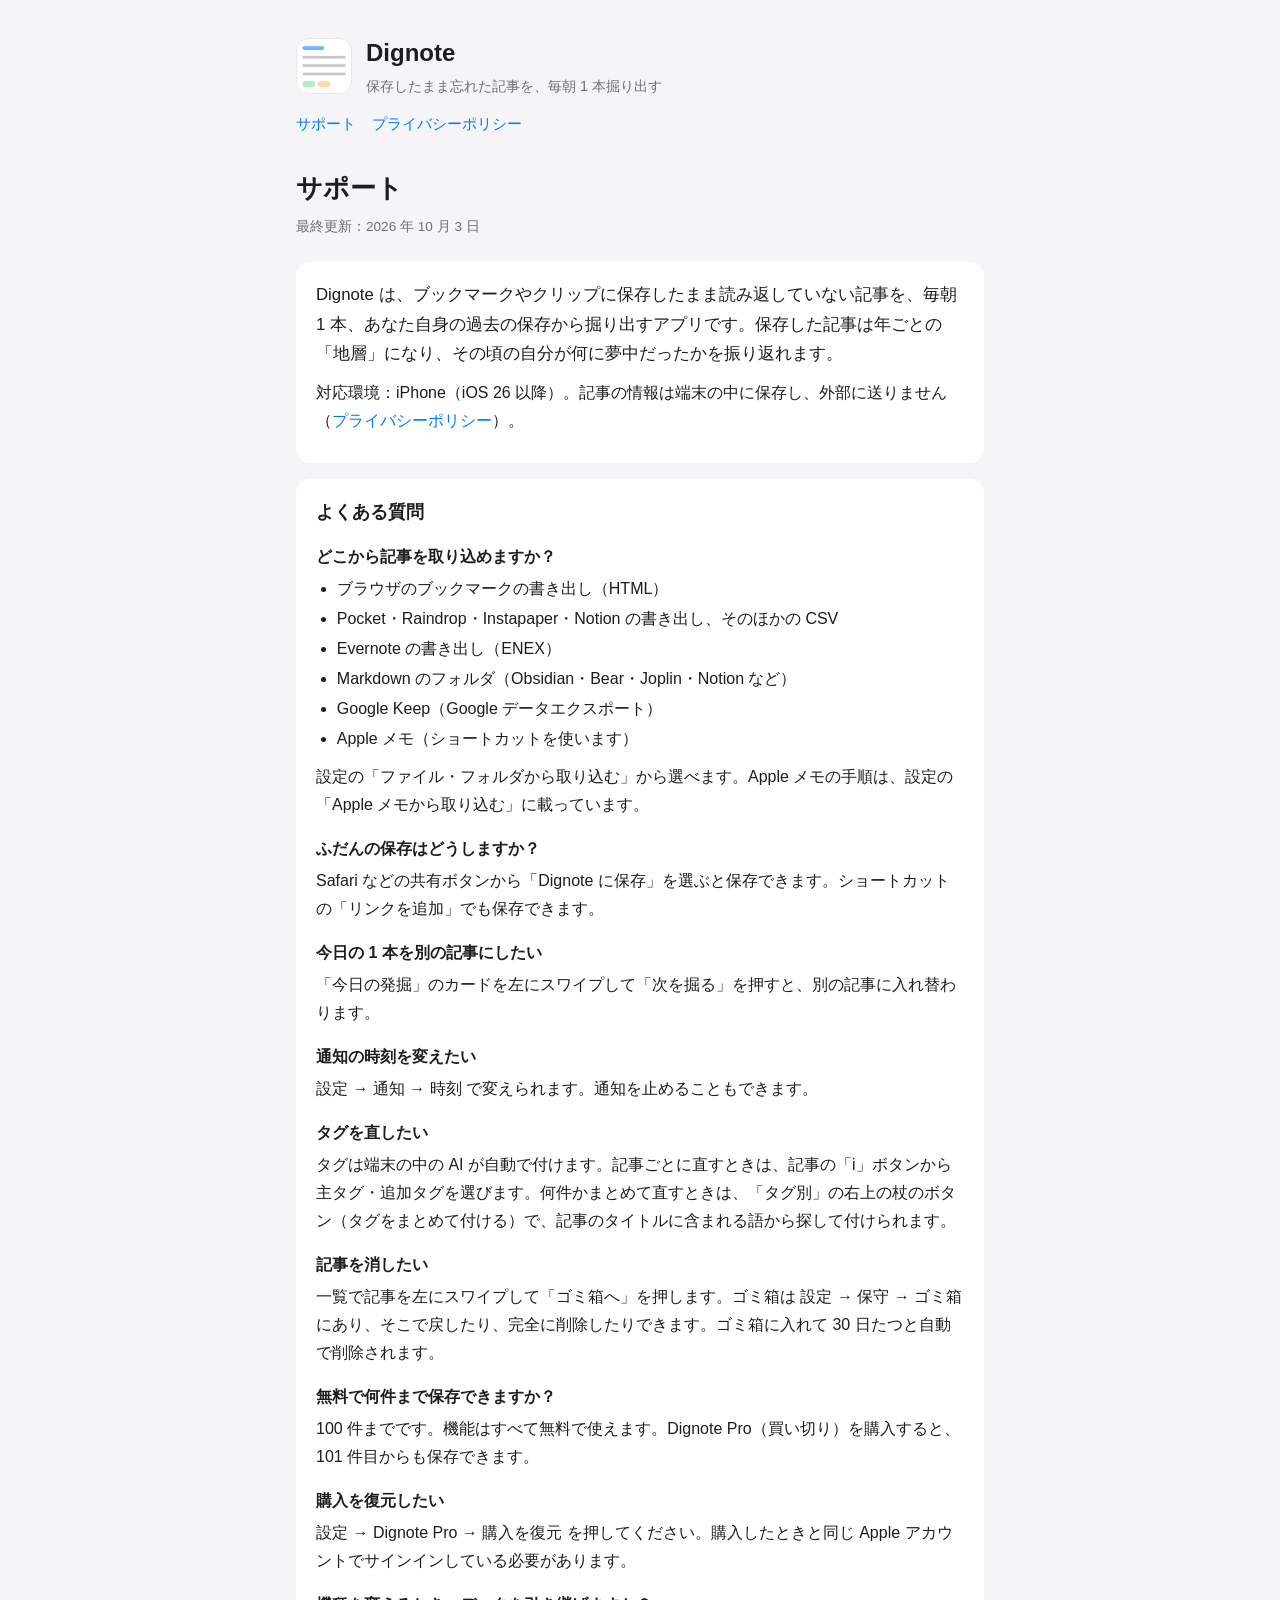
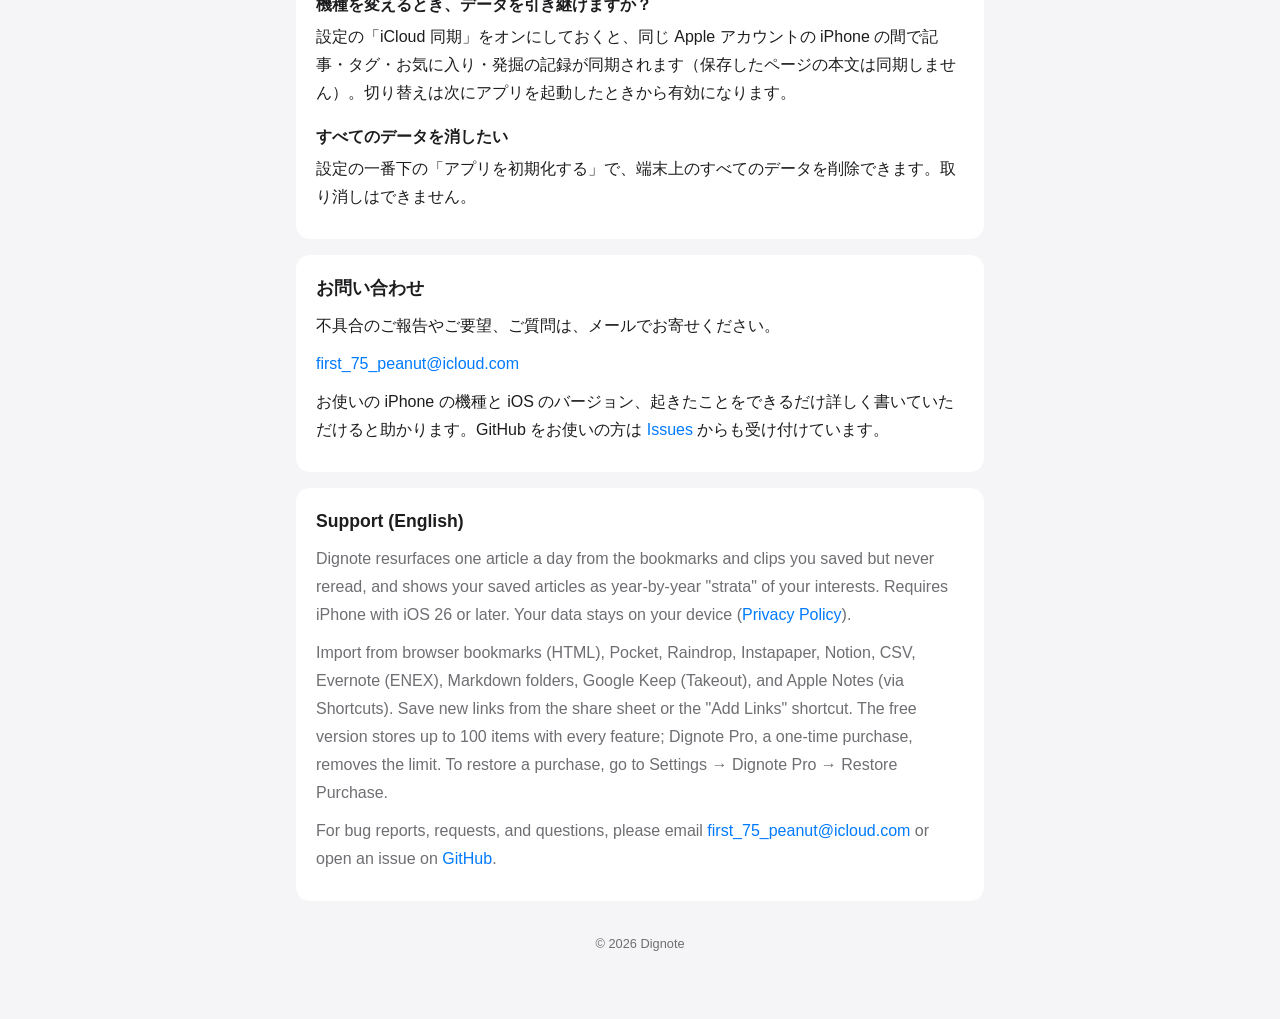
<file: index.html>
<!doctype html>
<html lang="ja">
<head>
<meta charset="utf-8">
<meta name="viewport" content="width=device-width, initial-scale=1">
<title>Dignote サポート</title>
<meta name="description" content="Dignote は、保存したまま忘れた記事を、毎朝 1 本、あなた自身の過去の保存から掘り出すアプリです。">
<link rel="icon" href="icon.png">
<link rel="stylesheet" href="style.css">
</head>
<body>
<main>
  <header>
    <img src="icon.png" alt="">
    <div>
      <div class="name">Dignote</div>
      <div class="tagline">保存したまま忘れた記事を、毎朝 1 本掘り出す</div>
    </div>
  </header>
  <nav><a href="./">サポート</a><a href="privacy.html">プライバシーポリシー</a></nav>

  <h1>サポート</h1>
  <p class="updated">最終更新：2026 年 10 月 3 日</p>

  <section>
    <p class="lead">Dignote は、ブックマークやクリップに保存したまま読み返していない記事を、毎朝 1 本、あなた自身の過去の保存から掘り出すアプリです。保存した記事は年ごとの「地層」になり、その頃の自分が何に夢中だったかを振り返れます。</p>
    <p>対応環境：iPhone（iOS 26 以降）。記事の情報は端末の中に保存し、外部に送りません（<a href="privacy.html">プライバシーポリシー</a>）。</p>
  </section>

  <section>
    <h2>よくある質問</h2>

    <h3>どこから記事を取り込めますか？</h3>
    <ul>
      <li>ブラウザのブックマークの書き出し（HTML）</li>
      <li>Pocket・Raindrop・Instapaper・Notion の書き出し、そのほかの CSV</li>
      <li>Evernote の書き出し（ENEX）</li>
      <li>Markdown のフォルダ（Obsidian・Bear・Joplin・Notion など）</li>
      <li>Google Keep（Google データエクスポート）</li>
      <li>Apple メモ（ショートカットを使います）</li>
    </ul>
    <p>設定の「ファイル・フォルダから取り込む」から選べます。Apple メモの手順は、設定の「Apple メモから取り込む」に載っています。</p>

    <h3>ふだんの保存はどうしますか？</h3>
    <p>Safari などの共有ボタンから「Dignote に保存」を選ぶと保存できます。ショートカットの「リンクを追加」でも保存できます。</p>

    <h3>今日の 1 本を別の記事にしたい</h3>
    <p>「今日の発掘」のカードを左にスワイプして「次を掘る」を押すと、別の記事に入れ替わります。</p>

    <h3>通知の時刻を変えたい</h3>
    <p>設定 → 通知 → 時刻 で変えられます。通知を止めることもできます。</p>

    <h3>タグを直したい</h3>
    <p>タグは端末の中の AI が自動で付けます。記事ごとに直すときは、記事の「i」ボタンから主タグ・追加タグを選びます。何件かまとめて直すときは、「タグ別」の右上の杖のボタン（タグをまとめて付ける）で、記事のタイトルに含まれる語から探して付けられます。</p>

    <h3>記事を消したい</h3>
    <p>一覧で記事を左にスワイプして「ゴミ箱へ」を押します。ゴミ箱は 設定 → 保守 → ゴミ箱 にあり、そこで戻したり、完全に削除したりできます。ゴミ箱に入れて 30 日たつと自動で削除されます。</p>

    <h3>無料で何件まで保存できますか？</h3>
    <p>100 件までです。機能はすべて無料で使えます。Dignote Pro（買い切り）を購入すると、101 件目からも保存できます。</p>

    <h3>購入を復元したい</h3>
    <p>設定 → Dignote Pro → 購入を復元 を押してください。購入したときと同じ Apple アカウントでサインインしている必要があります。</p>

    <h3>機種を変えるとき、データを引き継げますか？</h3>
    <p>設定の「iCloud 同期」をオンにしておくと、同じ Apple アカウントの iPhone の間で記事・タグ・お気に入り・発掘の記録が同期されます（保存したページの本文は同期しません）。切り替えは次にアプリを起動したときから有効になります。</p>

    <h3>すべてのデータを消したい</h3>
    <p>設定の一番下の「アプリを初期化する」で、端末上のすべてのデータを削除できます。取り消しはできません。</p>
  </section>

  <section id="contact">
    <h2>お問い合わせ</h2>
    <p>不具合のご報告やご要望、ご質問は、メールでお寄せください。</p>
    <p><a href="mailto:first_75_peanut@icloud.com?subject=Dignote%20%E3%81%AB%E3%81%A4%E3%81%84%E3%81%A6">first_75_peanut@icloud.com</a></p>
    <p>お使いの iPhone の機種と iOS のバージョン、起きたことをできるだけ詳しく書いていただけると助かります。GitHub をお使いの方は <a href="https://github.com/masaruumekawa-cmd/dignote-site/issues">Issues</a> からも受け付けています。</p>
  </section>

  <section class="english">
    <h2>Support (English)</h2>
    <p>Dignote resurfaces one article a day from the bookmarks and clips you saved but never reread, and shows your saved articles as year-by-year "strata" of your interests. Requires iPhone with iOS 26 or later. Your data stays on your device (<a href="privacy.html">Privacy Policy</a>).</p>
    <p>Import from browser bookmarks (HTML), Pocket, Raindrop, Instapaper, Notion, CSV, Evernote (ENEX), Markdown folders, Google Keep (Takeout), and Apple Notes (via Shortcuts). Save new links from the share sheet or the "Add Links" shortcut. The free version stores up to 100 items with every feature; Dignote Pro, a one-time purchase, removes the limit. To restore a purchase, go to Settings → Dignote Pro → Restore Purchase.</p>
    <p>For bug reports, requests, and questions, please email <a href="mailto:first_75_peanut@icloud.com">first_75_peanut@icloud.com</a> or open an issue on <a href="https://github.com/masaruumekawa-cmd/dignote-site/issues">GitHub</a>.</p>
  </section>

  <footer>© 2026 Dignote</footer>
</main>
</body>
</html>
</file>
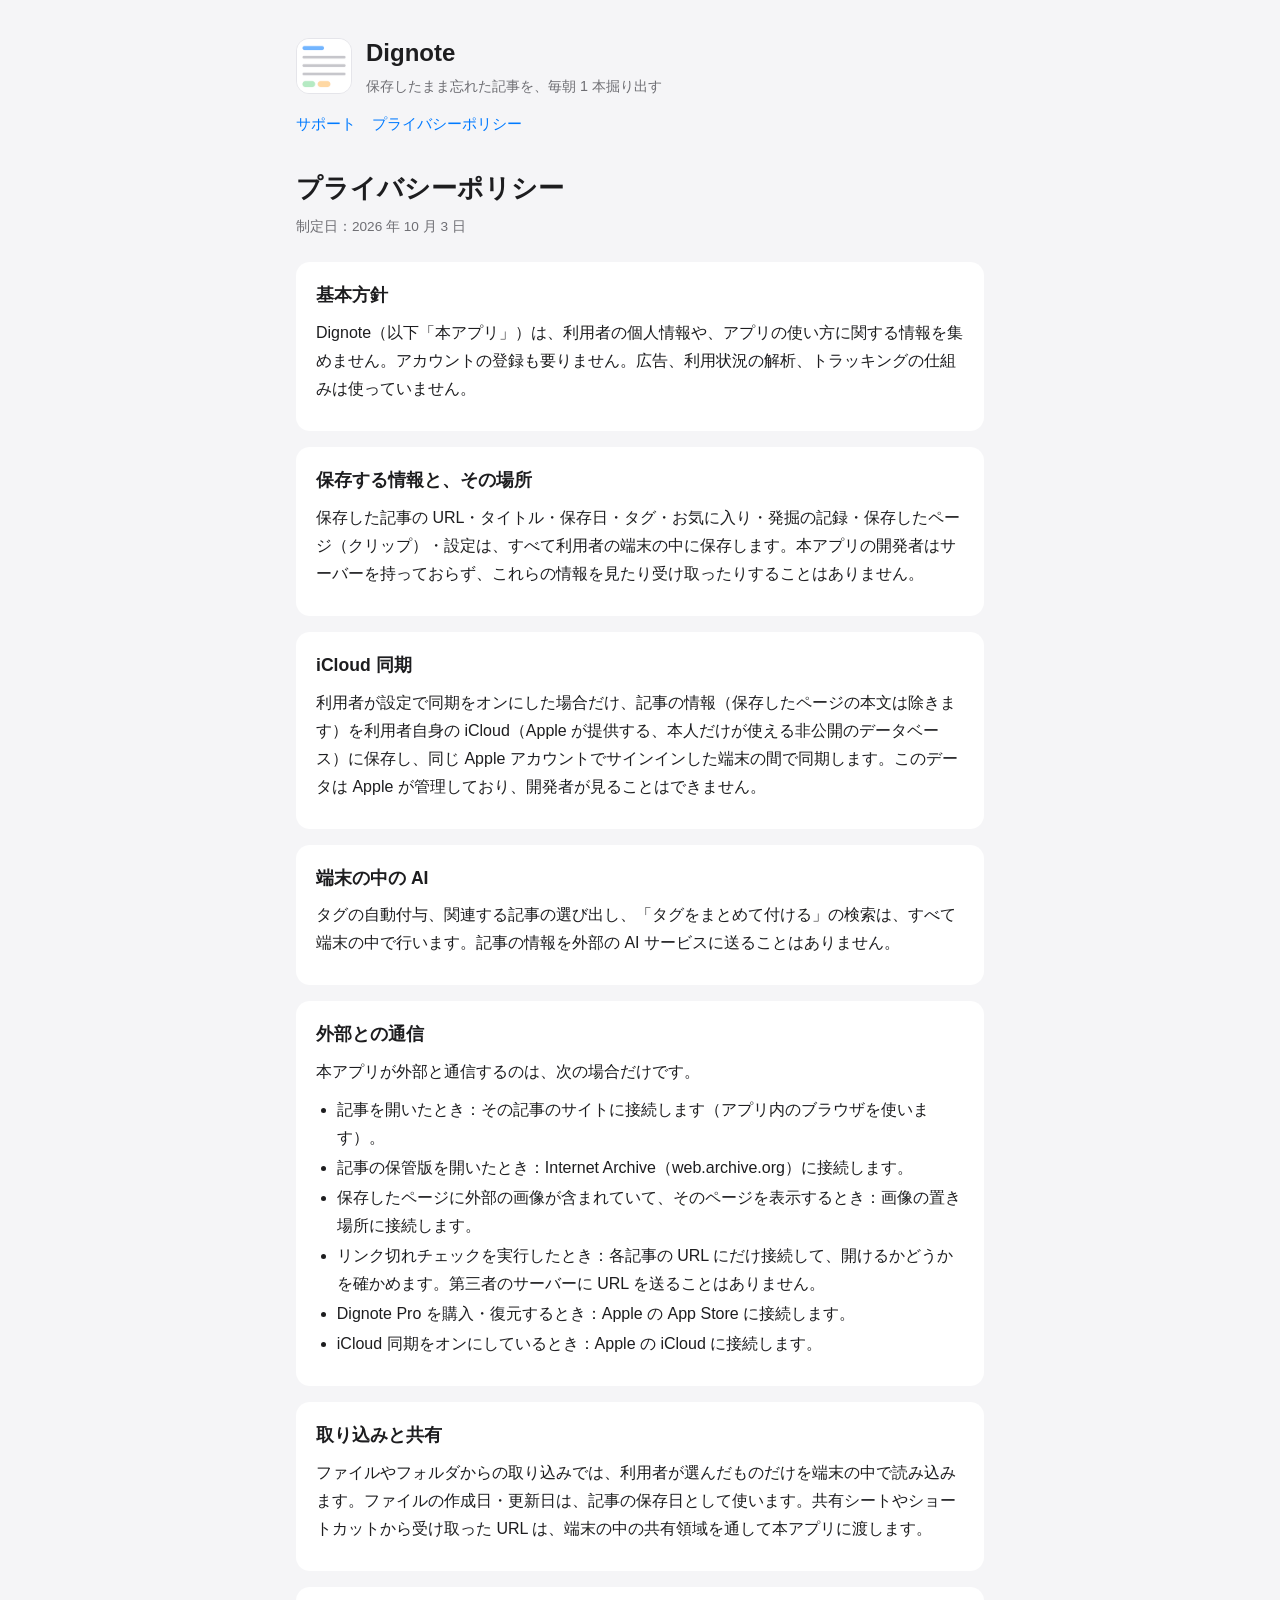
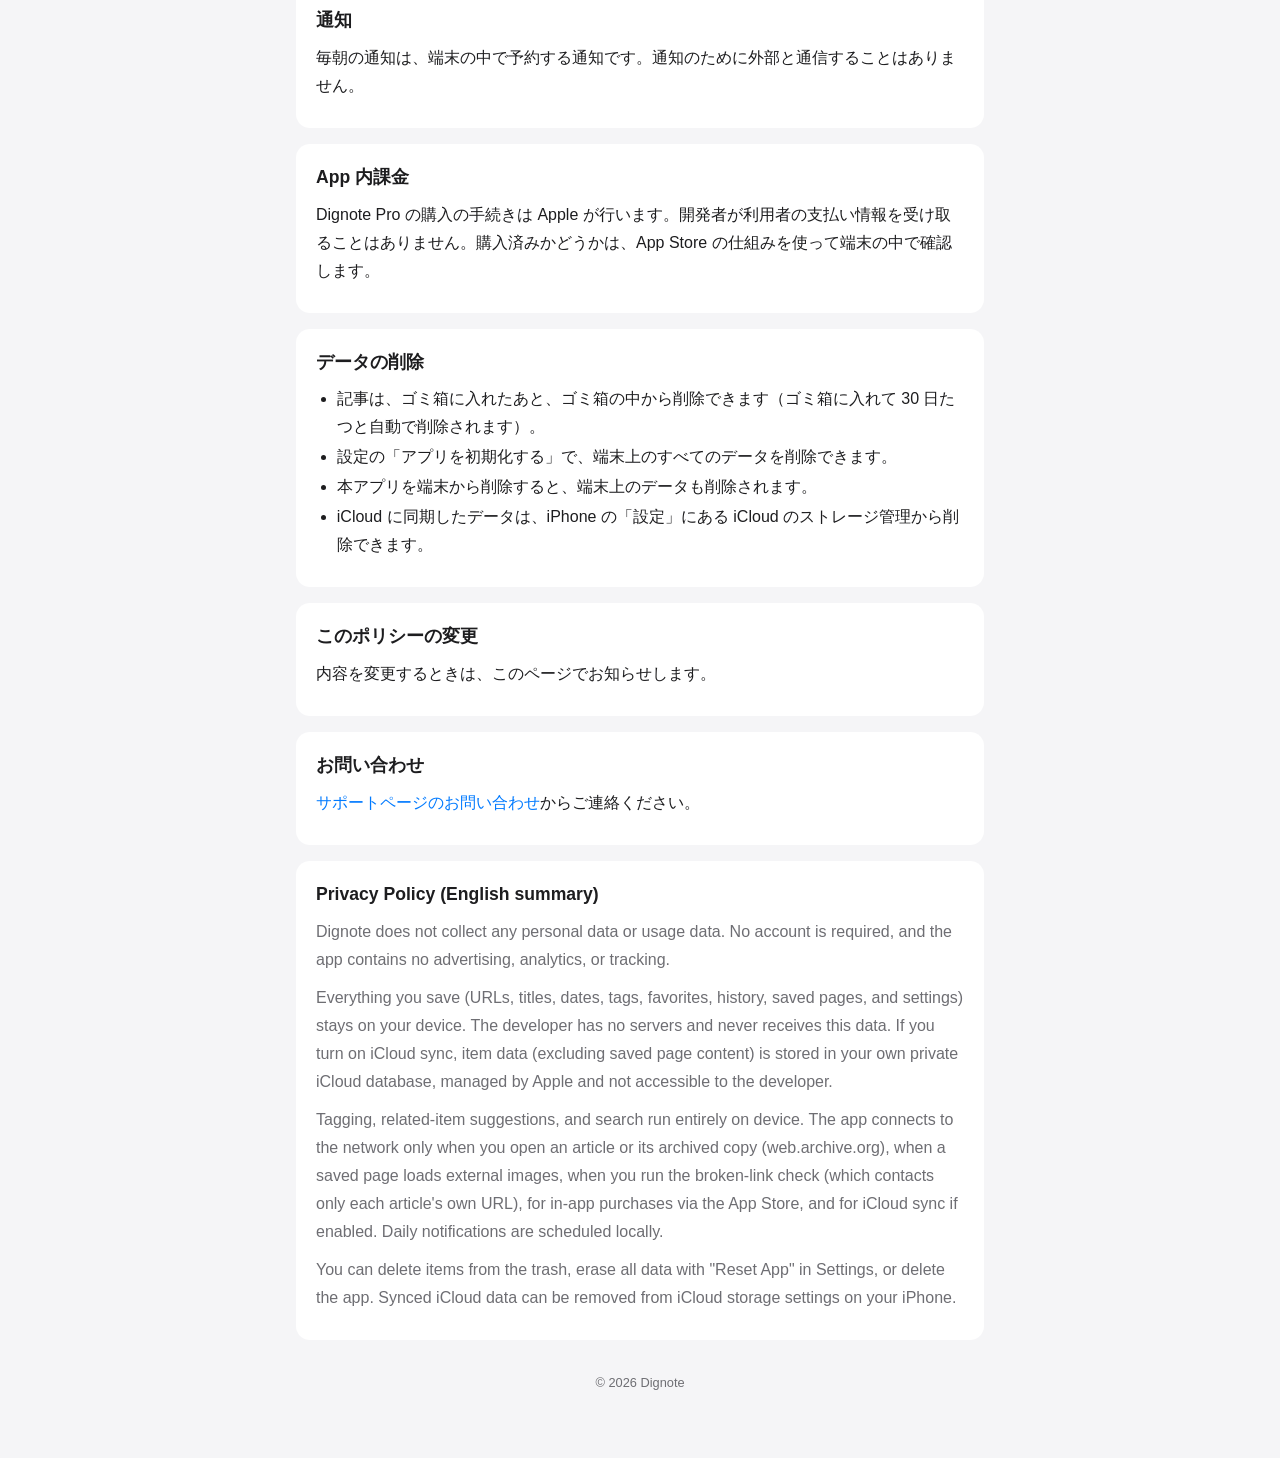
<file: privacy.html>
<!doctype html>
<html lang="ja">
<head>
<meta charset="utf-8">
<meta name="viewport" content="width=device-width, initial-scale=1">
<title>プライバシーポリシー | Dignote</title>
<link rel="icon" href="icon.png">
<link rel="stylesheet" href="style.css">
</head>
<body>
<main>
  <header>
    <img src="icon.png" alt="">
    <div>
      <div class="name">Dignote</div>
      <div class="tagline">保存したまま忘れた記事を、毎朝 1 本掘り出す</div>
    </div>
  </header>
  <nav><a href="./">サポート</a><a href="privacy.html">プライバシーポリシー</a></nav>

  <h1>プライバシーポリシー</h1>
  <p class="updated">制定日：2026 年 10 月 3 日</p>

  <section>
    <h2>基本方針</h2>
    <p>Dignote（以下「本アプリ」）は、利用者の個人情報や、アプリの使い方に関する情報を集めません。アカウントの登録も要りません。広告、利用状況の解析、トラッキングの仕組みは使っていません。</p>
  </section>

  <section>
    <h2>保存する情報と、その場所</h2>
    <p>保存した記事の URL・タイトル・保存日・タグ・お気に入り・発掘の記録・保存したページ（クリップ）・設定は、すべて利用者の端末の中に保存します。本アプリの開発者はサーバーを持っておらず、これらの情報を見たり受け取ったりすることはありません。</p>
  </section>

  <section>
    <h2>iCloud 同期</h2>
    <p>利用者が設定で同期をオンにした場合だけ、記事の情報（保存したページの本文は除きます）を利用者自身の iCloud（Apple が提供する、本人だけが使える非公開のデータベース）に保存し、同じ Apple アカウントでサインインした端末の間で同期します。このデータは Apple が管理しており、開発者が見ることはできません。</p>
  </section>

  <section>
    <h2>端末の中の AI</h2>
    <p>タグの自動付与、関連する記事の選び出し、「タグをまとめて付ける」の検索は、すべて端末の中で行います。記事の情報を外部の AI サービスに送ることはありません。</p>
  </section>

  <section>
    <h2>外部との通信</h2>
    <p>本アプリが外部と通信するのは、次の場合だけです。</p>
    <ul>
      <li>記事を開いたとき：その記事のサイトに接続します（アプリ内のブラウザを使います）。</li>
      <li>記事の保管版を開いたとき：Internet Archive（web.archive.org）に接続します。</li>
      <li>保存したページに外部の画像が含まれていて、そのページを表示するとき：画像の置き場所に接続します。</li>
      <li>リンク切れチェックを実行したとき：各記事の URL にだけ接続して、開けるかどうかを確かめます。第三者のサーバーに URL を送ることはありません。</li>
      <li>Dignote Pro を購入・復元するとき：Apple の App Store に接続します。</li>
      <li>iCloud 同期をオンにしているとき：Apple の iCloud に接続します。</li>
    </ul>
  </section>

  <section>
    <h2>取り込みと共有</h2>
    <p>ファイルやフォルダからの取り込みでは、利用者が選んだものだけを端末の中で読み込みます。ファイルの作成日・更新日は、記事の保存日として使います。共有シートやショートカットから受け取った URL は、端末の中の共有領域を通して本アプリに渡します。</p>
  </section>

  <section>
    <h2>通知</h2>
    <p>毎朝の通知は、端末の中で予約する通知です。通知のために外部と通信することはありません。</p>
  </section>

  <section>
    <h2>App 内課金</h2>
    <p>Dignote Pro の購入の手続きは Apple が行います。開発者が利用者の支払い情報を受け取ることはありません。購入済みかどうかは、App Store の仕組みを使って端末の中で確認します。</p>
  </section>

  <section>
    <h2>データの削除</h2>
    <ul>
      <li>記事は、ゴミ箱に入れたあと、ゴミ箱の中から削除できます（ゴミ箱に入れて 30 日たつと自動で削除されます）。</li>
      <li>設定の「アプリを初期化する」で、端末上のすべてのデータを削除できます。</li>
      <li>本アプリを端末から削除すると、端末上のデータも削除されます。</li>
      <li>iCloud に同期したデータは、iPhone の「設定」にある iCloud のストレージ管理から削除できます。</li>
    </ul>
  </section>

  <section>
    <h2>このポリシーの変更</h2>
    <p>内容を変更するときは、このページでお知らせします。</p>
  </section>

  <section>
    <h2>お問い合わせ</h2>
    <p><a href="./#contact">サポートページのお問い合わせ</a>からご連絡ください。</p>
  </section>

  <section class="english">
    <h2>Privacy Policy (English summary)</h2>
    <p>Dignote does not collect any personal data or usage data. No account is required, and the app contains no advertising, analytics, or tracking.</p>
    <p>Everything you save (URLs, titles, dates, tags, favorites, history, saved pages, and settings) stays on your device. The developer has no servers and never receives this data. If you turn on iCloud sync, item data (excluding saved page content) is stored in your own private iCloud database, managed by Apple and not accessible to the developer.</p>
    <p>Tagging, related-item suggestions, and search run entirely on device. The app connects to the network only when you open an article or its archived copy (web.archive.org), when a saved page loads external images, when you run the broken-link check (which contacts only each article's own URL), for in-app purchases via the App Store, and for iCloud sync if enabled. Daily notifications are scheduled locally.</p>
    <p>You can delete items from the trash, erase all data with "Reset App" in Settings, or delete the app. Synced iCloud data can be removed from iCloud storage settings on your iPhone.</p>
  </section>

  <footer>© 2026 Dignote</footer>
</main>
</body>
</html>
</file>
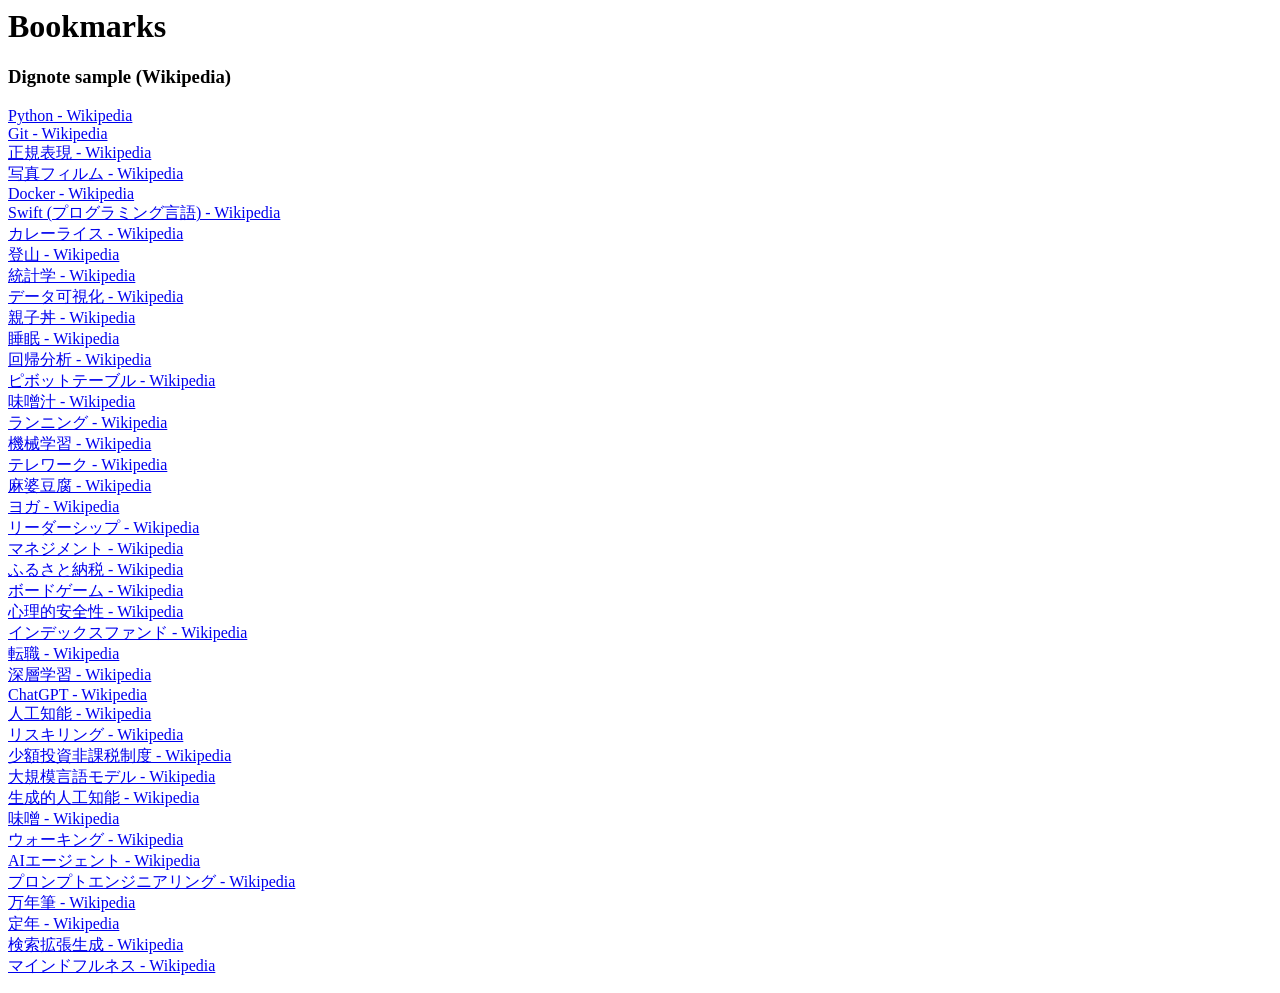
<file: sample-bookmarks.html>
<!DOCTYPE NETSCAPE-Bookmark-file-1>
<META HTTP-EQUIV="Content-Type" CONTENT="text/html; charset=UTF-8">
<TITLE>Bookmarks</TITLE>
<H1>Bookmarks</H1>
<DL><p>
    <DT><H3>Dignote sample (Wikipedia)</H3>
    <DL><p>
        <DT><A HREF="https://ja.wikipedia.org/wiki/Python" ADD_DATE="1458043200">Python - Wikipedia</A>
        <DT><A HREF="https://ja.wikipedia.org/wiki/Git" ADD_DATE="1465992000">Git - Wikipedia</A>
        <DT><A HREF="https://ja.wikipedia.org/wiki/%E6%AD%A3%E8%A6%8F%E8%A1%A8%E7%8F%BE" ADD_DATE="1473940800">正規表現 - Wikipedia</A>
        <DT><A HREF="https://ja.wikipedia.org/wiki/%E5%86%99%E7%9C%9F%E3%83%95%E3%82%A3%E3%83%AB%E3%83%A0" ADD_DATE="1479211200">写真フィルム - Wikipedia</A>
        <DT><A HREF="https://ja.wikipedia.org/wiki/Docker" ADD_DATE="1487160000">Docker - Wikipedia</A>
        <DT><A HREF="https://ja.wikipedia.org/wiki/Swift_%28%E3%83%97%E3%83%AD%E3%82%B0%E3%83%A9%E3%83%9F%E3%83%B3%E3%82%B0%E8%A8%80%E8%AA%9E%29" ADD_DATE="1497528000">Swift (プログラミング言語) - Wikipedia</A>
        <DT><A HREF="https://ja.wikipedia.org/wiki/%E3%82%AB%E3%83%AC%E3%83%BC%E3%83%A9%E3%82%A4%E3%82%B9" ADD_DATE="1502798400">カレーライス - Wikipedia</A>
        <DT><A HREF="https://ja.wikipedia.org/wiki/%E7%99%BB%E5%B1%B1" ADD_DATE="1508068800">登山 - Wikipedia</A>
        <DT><A HREF="https://ja.wikipedia.org/wiki/%E7%B5%B1%E8%A8%88%E5%AD%A6" ADD_DATE="1516017600">統計学 - Wikipedia</A>
        <DT><A HREF="https://ja.wikipedia.org/wiki/%E3%83%87%E3%83%BC%E3%82%BF%E5%8F%AF%E8%A6%96%E5%8C%96" ADD_DATE="1523793600">データ可視化 - Wikipedia</A>
        <DT><A HREF="https://ja.wikipedia.org/wiki/%E8%A6%AA%E5%AD%90%E4%B8%BC" ADD_DATE="1531656000">親子丼 - Wikipedia</A>
        <DT><A HREF="https://ja.wikipedia.org/wiki/%E7%9D%A1%E7%9C%A0" ADD_DATE="1539604800">睡眠 - Wikipedia</A>
        <DT><A HREF="https://ja.wikipedia.org/wiki/%E5%9B%9E%E5%B8%B0%E5%88%86%E6%9E%90" ADD_DATE="1550232000">回帰分析 - Wikipedia</A>
        <DT><A HREF="https://ja.wikipedia.org/wiki/%E3%83%94%E3%83%9C%E3%83%83%E3%83%88%E3%83%86%E3%83%BC%E3%83%96%E3%83%AB" ADD_DATE="1557921600">ピボットテーブル - Wikipedia</A>
        <DT><A HREF="https://ja.wikipedia.org/wiki/%E5%91%B3%E5%99%8C%E6%B1%81" ADD_DATE="1565870400">味噌汁 - Wikipedia</A>
        <DT><A HREF="https://ja.wikipedia.org/wiki/%E3%83%A9%E3%83%B3%E3%83%8B%E3%83%B3%E3%82%B0" ADD_DATE="1573819200">ランニング - Wikipedia</A>
        <DT><A HREF="https://ja.wikipedia.org/wiki/%E6%A9%9F%E6%A2%B0%E5%AD%A6%E7%BF%92" ADD_DATE="1581768000">機械学習 - Wikipedia</A>
        <DT><A HREF="https://ja.wikipedia.org/wiki/%E3%83%86%E3%83%AC%E3%83%AF%E3%83%BC%E3%82%AF" ADD_DATE="1589544000">テレワーク - Wikipedia</A>
        <DT><A HREF="https://ja.wikipedia.org/wiki/%E9%BA%BB%E5%A9%86%E8%B1%86%E8%85%90" ADD_DATE="1594814400">麻婆豆腐 - Wikipedia</A>
        <DT><A HREF="https://ja.wikipedia.org/wiki/%E3%83%A8%E3%82%AC" ADD_DATE="1602763200">ヨガ - Wikipedia</A>
        <DT><A HREF="https://ja.wikipedia.org/wiki/%E3%83%AA%E3%83%BC%E3%83%80%E3%83%BC%E3%82%B7%E3%83%83%E3%83%97" ADD_DATE="1615809600">リーダーシップ - Wikipedia</A>
        <DT><A HREF="https://ja.wikipedia.org/wiki/%E3%83%9E%E3%83%8D%E3%82%B8%E3%83%A1%E3%83%B3%E3%83%88" ADD_DATE="1623758400">マネジメント - Wikipedia</A>
        <DT><A HREF="https://ja.wikipedia.org/wiki/%E3%81%B5%E3%82%8B%E3%81%95%E3%81%A8%E7%B4%8D%E7%A8%8E" ADD_DATE="1631707200">ふるさと納税 - Wikipedia</A>
        <DT><A HREF="https://ja.wikipedia.org/wiki/%E3%83%9C%E3%83%BC%E3%83%89%E3%82%B2%E3%83%BC%E3%83%A0" ADD_DATE="1639569600">ボードゲーム - Wikipedia</A>
        <DT><A HREF="https://ja.wikipedia.org/wiki/%E5%BF%83%E7%90%86%E7%9A%84%E5%AE%89%E5%85%A8%E6%80%A7" ADD_DATE="1644926400">心理的安全性 - Wikipedia</A>
        <DT><A HREF="https://ja.wikipedia.org/wiki/%E3%82%A4%E3%83%B3%E3%83%87%E3%83%83%E3%82%AF%E3%82%B9%E3%83%95%E3%82%A1%E3%83%B3%E3%83%89" ADD_DATE="1652616000">インデックスファンド - Wikipedia</A>
        <DT><A HREF="https://ja.wikipedia.org/wiki/%E8%BB%A2%E8%81%B7" ADD_DATE="1660564800">転職 - Wikipedia</A>
        <DT><A HREF="https://ja.wikipedia.org/wiki/%E6%B7%B1%E5%B1%A4%E5%AD%A6%E7%BF%92" ADD_DATE="1668513600">深層学習 - Wikipedia</A>
        <DT><A HREF="https://ja.wikipedia.org/wiki/ChatGPT" ADD_DATE="1676462400">ChatGPT - Wikipedia</A>
        <DT><A HREF="https://ja.wikipedia.org/wiki/%E4%BA%BA%E5%B7%A5%E7%9F%A5%E8%83%BD" ADD_DATE="1684152000">人工知能 - Wikipedia</A>
        <DT><A HREF="https://ja.wikipedia.org/wiki/%E3%83%AA%E3%82%B9%E3%82%AD%E3%83%AA%E3%83%B3%E3%82%B0" ADD_DATE="1692100800">リスキリング - Wikipedia</A>
        <DT><A HREF="https://ja.wikipedia.org/wiki/%E5%B0%91%E9%A1%8D%E6%8A%95%E8%B3%87%E9%9D%9E%E8%AA%B2%E7%A8%8E%E5%88%B6%E5%BA%A6" ADD_DATE="1700049600">少額投資非課税制度 - Wikipedia</A>
        <DT><A HREF="https://ja.wikipedia.org/wiki/%E5%A4%A7%E8%A6%8F%E6%A8%A1%E8%A8%80%E8%AA%9E%E3%83%A2%E3%83%87%E3%83%AB" ADD_DATE="1707998400">大規模言語モデル - Wikipedia</A>
        <DT><A HREF="https://ja.wikipedia.org/wiki/%E7%94%9F%E6%88%90%E7%9A%84%E4%BA%BA%E5%B7%A5%E7%9F%A5%E8%83%BD" ADD_DATE="1715774400">生成的人工知能 - Wikipedia</A>
        <DT><A HREF="https://ja.wikipedia.org/wiki/%E5%91%B3%E5%99%8C" ADD_DATE="1723723200">味噌 - Wikipedia</A>
        <DT><A HREF="https://ja.wikipedia.org/wiki/%E3%82%A6%E3%82%A9%E3%83%BC%E3%82%AD%E3%83%B3%E3%82%B0" ADD_DATE="1731672000">ウォーキング - Wikipedia</A>
        <DT><A HREF="https://ja.wikipedia.org/wiki/AI%E3%82%A8%E3%83%BC%E3%82%B8%E3%82%A7%E3%83%B3%E3%83%88" ADD_DATE="1742040000">AIエージェント - Wikipedia</A>
        <DT><A HREF="https://ja.wikipedia.org/wiki/%E3%83%97%E3%83%AD%E3%83%B3%E3%83%97%E3%83%88%E3%82%A8%E3%83%B3%E3%82%B8%E3%83%8B%E3%82%A2%E3%83%AA%E3%83%B3%E3%82%B0" ADD_DATE="1749988800">プロンプトエンジニアリング - Wikipedia</A>
        <DT><A HREF="https://ja.wikipedia.org/wiki/%E4%B8%87%E5%B9%B4%E7%AD%86" ADD_DATE="1757937600">万年筆 - Wikipedia</A>
        <DT><A HREF="https://ja.wikipedia.org/wiki/%E5%AE%9A%E5%B9%B4" ADD_DATE="1765800000">定年 - Wikipedia</A>
        <DT><A HREF="https://ja.wikipedia.org/wiki/%E6%A4%9C%E7%B4%A2%E6%8B%A1%E5%BC%B5%E7%94%9F%E6%88%90" ADD_DATE="1773576000">検索拡張生成 - Wikipedia</A>
        <DT><A HREF="https://ja.wikipedia.org/wiki/%E3%83%9E%E3%82%A4%E3%83%B3%E3%83%89%E3%83%95%E3%83%AB%E3%83%8D%E3%82%B9" ADD_DATE="1781524800">マインドフルネス - Wikipedia</A>
    </DL><p>
</DL><p>
</file>
<file: style.css>
:root {
  --bg: #f5f5f7;
  --card: #ffffff;
  --text: #1d1d1f;
  --sub: #6e6e73;
  --line: #e5e5ea;
  --accent: #007aff;
}
@media (prefers-color-scheme: dark) {
  :root {
    --bg: #000000;
    --card: #1c1c1e;
    --text: #f5f5f7;
    --sub: #98989d;
    --line: #38383a;
    --accent: #0a84ff;
  }
}
* { box-sizing: border-box; }
body {
  margin: 0;
  background: var(--bg);
  color: var(--text);
  font-family: -apple-system, BlinkMacSystemFont, "Hiragino Sans", "Hiragino Kaku Gothic ProN", "Noto Sans JP", sans-serif;
  line-height: 1.75;
  -webkit-text-size-adjust: 100%;
}
main { max-width: 720px; margin: 0 auto; padding: 32px 16px 64px; }
header { display: flex; align-items: center; gap: 14px; margin-bottom: 8px; }
header img { width: 56px; height: 56px; border-radius: 13px; border: 0.5px solid var(--line); }
header .name { font-size: 1.5rem; font-weight: 700; }
header .tagline { color: var(--sub); font-size: 0.9rem; }
nav { margin: 12px 0 28px; display: flex; gap: 16px; font-size: 0.95rem; }
a { color: var(--accent); text-decoration: none; }
a:hover { text-decoration: underline; }
h1 { font-size: 1.6rem; margin: 0 0 4px; }
.updated { color: var(--sub); font-size: 0.85rem; margin: 0 0 24px; }
section { background: var(--card); border-radius: 14px; padding: 18px 20px; margin: 0 0 16px; }
h2 { font-size: 1.1rem; margin: 0 0 8px; }
h3 { font-size: 1rem; margin: 16px 0 4px; }
p { margin: 0 0 10px; }
ul { margin: 0 0 10px; padding-left: 1.3em; }
li { margin: 2px 0; }
.lead { font-size: 1.05rem; }
.english { color: var(--sub); }
.english h2 { color: var(--text); }
footer { color: var(--sub); font-size: 0.8rem; text-align: center; margin-top: 32px; }
</file>
